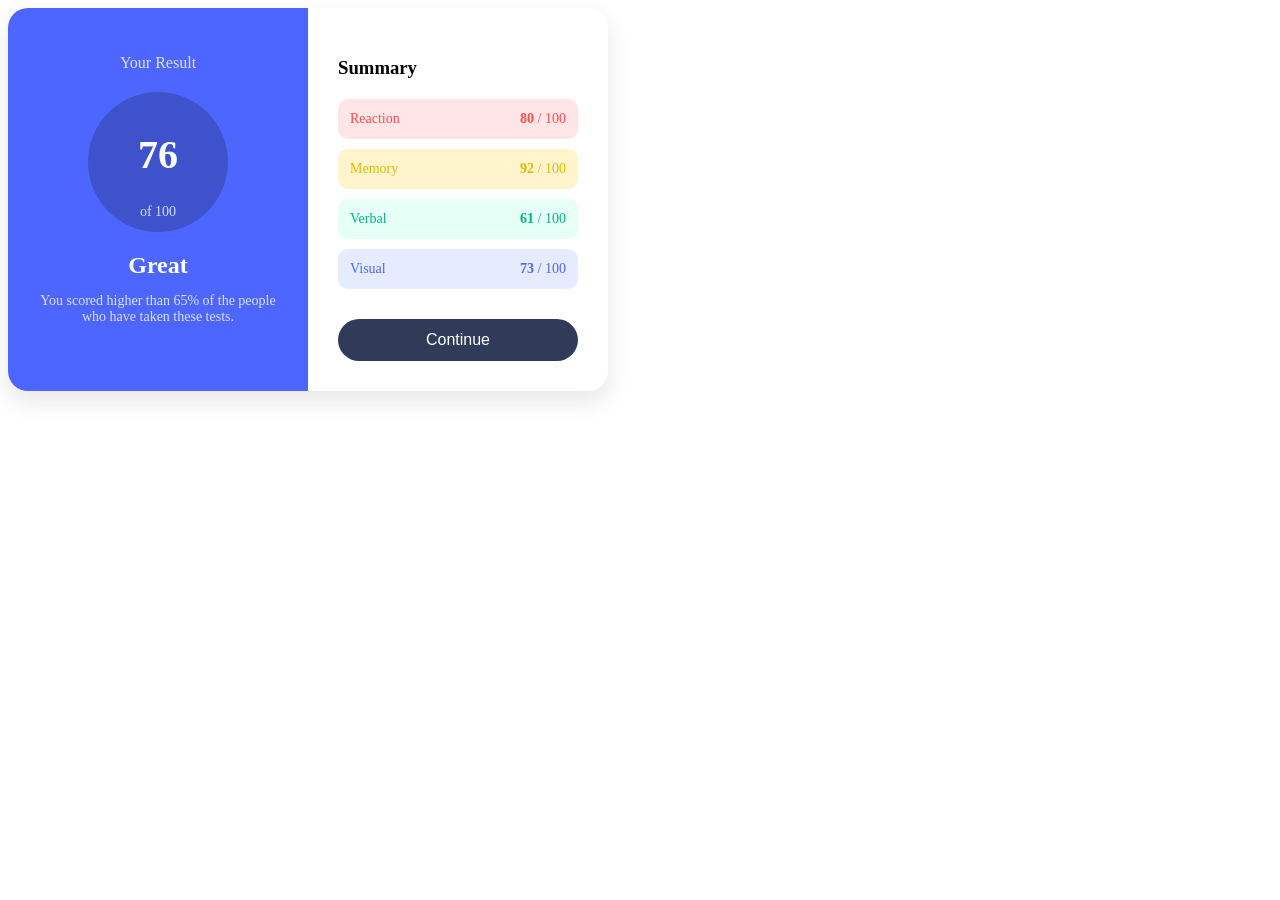
<file: buisness card.html>
<!DOCTYPE html>
<html lang="en">
<head>
    <meta charset="UTF-8">
    <meta name="viewport" content="width=device-width, initial-scale=1.0">
    <title>Document</title>
    <link rel="stylesheet" href="buisness card.css">
</head>
<body>
    <div >
  <div class="card">

    <div class="left">
      <p class="title">Your Result</p>

      <div class="circle">
        <h1>76</h1>
        <span>of 100</span>
      </div>
      <h2>Great</h2>
      <p class="desc">
        You scored higher than 65% of the people who have taken these tests.
      </p>
    </div>

    
    <div class="right">
      <h3>Summary</h3>

      <div class="item reaction">
        <span>Reaction</span>
        <span><b>80</b> / 100</span>
      </div>

      <div class="item memory">
        <span>Memory</span>
        <span><b>92</b> / 100</span>
      </div>

      <div class="item verbal">
        <span>Verbal</span>
        <span><b>61</b> / 100</span>
      </div>
      <div class="item visual">
        <span>Visual</span>
        <span><b>73</b> / 100</span>
      </div>
      <button>Continue</button>
    </div>

  </div>
</div>



</body>
</html>
</file>
<file: buisness card.css>
.card {
  display: flex;
  width: 600px;
  border-radius: 20px;
  overflow: hidden;
  background: white;
  box-shadow: 0 10px 25px rgba(0,0,0,0.1);
}


.left {
  width: 50%;
  padding: 30px;
  text-align: center;
  color: white;
 background-color: #4d66ff;
}

.title {
  opacity: 0.8;
  margin-bottom: 20px;
}

.circle {
  width: 140px;
  height: 140px;
  margin: 0 auto 20px;
  border-radius: 50%;
  background: rgba(0,0,0,0.2);
  display: flex;
  flex-direction: column;
  justify-content: center;
  align-items: center;
}

.circle h1 {
  font-size: 40px;
}

.circle span {
  font-size: 14px;
  opacity: 0.8;
}

.left h2 {
  margin: 10px 0;
}

.desc {
  font-size: 14px;
  opacity: 0.8;
}


.right {
  width: 50%;
  padding: 30px;
}

.right h3 {
  margin-bottom: 20px;
}

.item {
  display: flex;
  justify-content: space-between;
  padding: 12px;
  border-radius: 10px;
  margin-bottom: 10px;
  font-size: 14px;
}


.reaction {
  background: #ffe5e5;
  color: #ff4d4d;
}

.memory {
  background: #fff4cc;
  color: #e6b800;
}

.verbal {
  background: #e6fff7;
  color: #00b386;
}

.visual {
  background: #e6ecff;
  color: #4d66ff;
}


button {
  width: 100%;
  padding: 12px;
  margin-top: 20px;
  border: none;
  border-radius: 25px;
  background: #303b5a;
  color: white;
  cursor: pointer;
  font-size: 16px;
}

button:hover {
  background: #1f2a44;
}
</file>
<file: buisness_card.css>
.card {
  display: flex;
  width: 600px;
  border-radius: 20px;
  overflow: hidden;
  background: white;
  box-shadow: 0 10px 25px rgba(0,0,0,0.1);
}


.left {
  width: 50%;
  padding: 30px;
  text-align: center;
  color: white;
 background-color: #4d66ff;
}

.title {
  opacity: 0.8;
  margin-bottom: 20px;
}

.circle {
  width: 140px;
  height: 140px;
  margin: 0 auto 20px;
  border-radius: 50%;
  background: rgba(0,0,0,0.2);
  display: flex;
  flex-direction: column;
  justify-content: center;
  align-items: center;
}

.circle h1 {
  font-size: 40px;
}

.circle span {
  font-size: 14px;
  opacity: 0.8;
}

.left h2 {
  margin: 10px 0;
}

.desc {
  font-size: 14px;
  opacity: 0.8;
}


.right {
  width: 50%;
  padding: 30px;
}

.right h3 {
  margin-bottom: 20px;
}

.item {
  display: flex;
  justify-content: space-between;
  padding: 12px;
  border-radius: 10px;
  margin-bottom: 10px;
  font-size: 14px;
}


.reaction {
  background: #ffe5e5;
  color: #ff4d4d;
}

.memory {
  background: #fff4cc;
  color: #e6b800;
}

.verbal {
  background: #e6fff7;
  color: #00b386;
}

.visual {
  background: #e6ecff;
  color: #4d66ff;
}


button {
  width: 100%;
  padding: 12px;
  margin-top: 20px;
  border: none;
  border-radius: 25px;
  background: #303b5a;
  color: white;
  cursor: pointer;
  font-size: 16px;
}

button:hover {
  background: #1f2a44;
}
</file>
